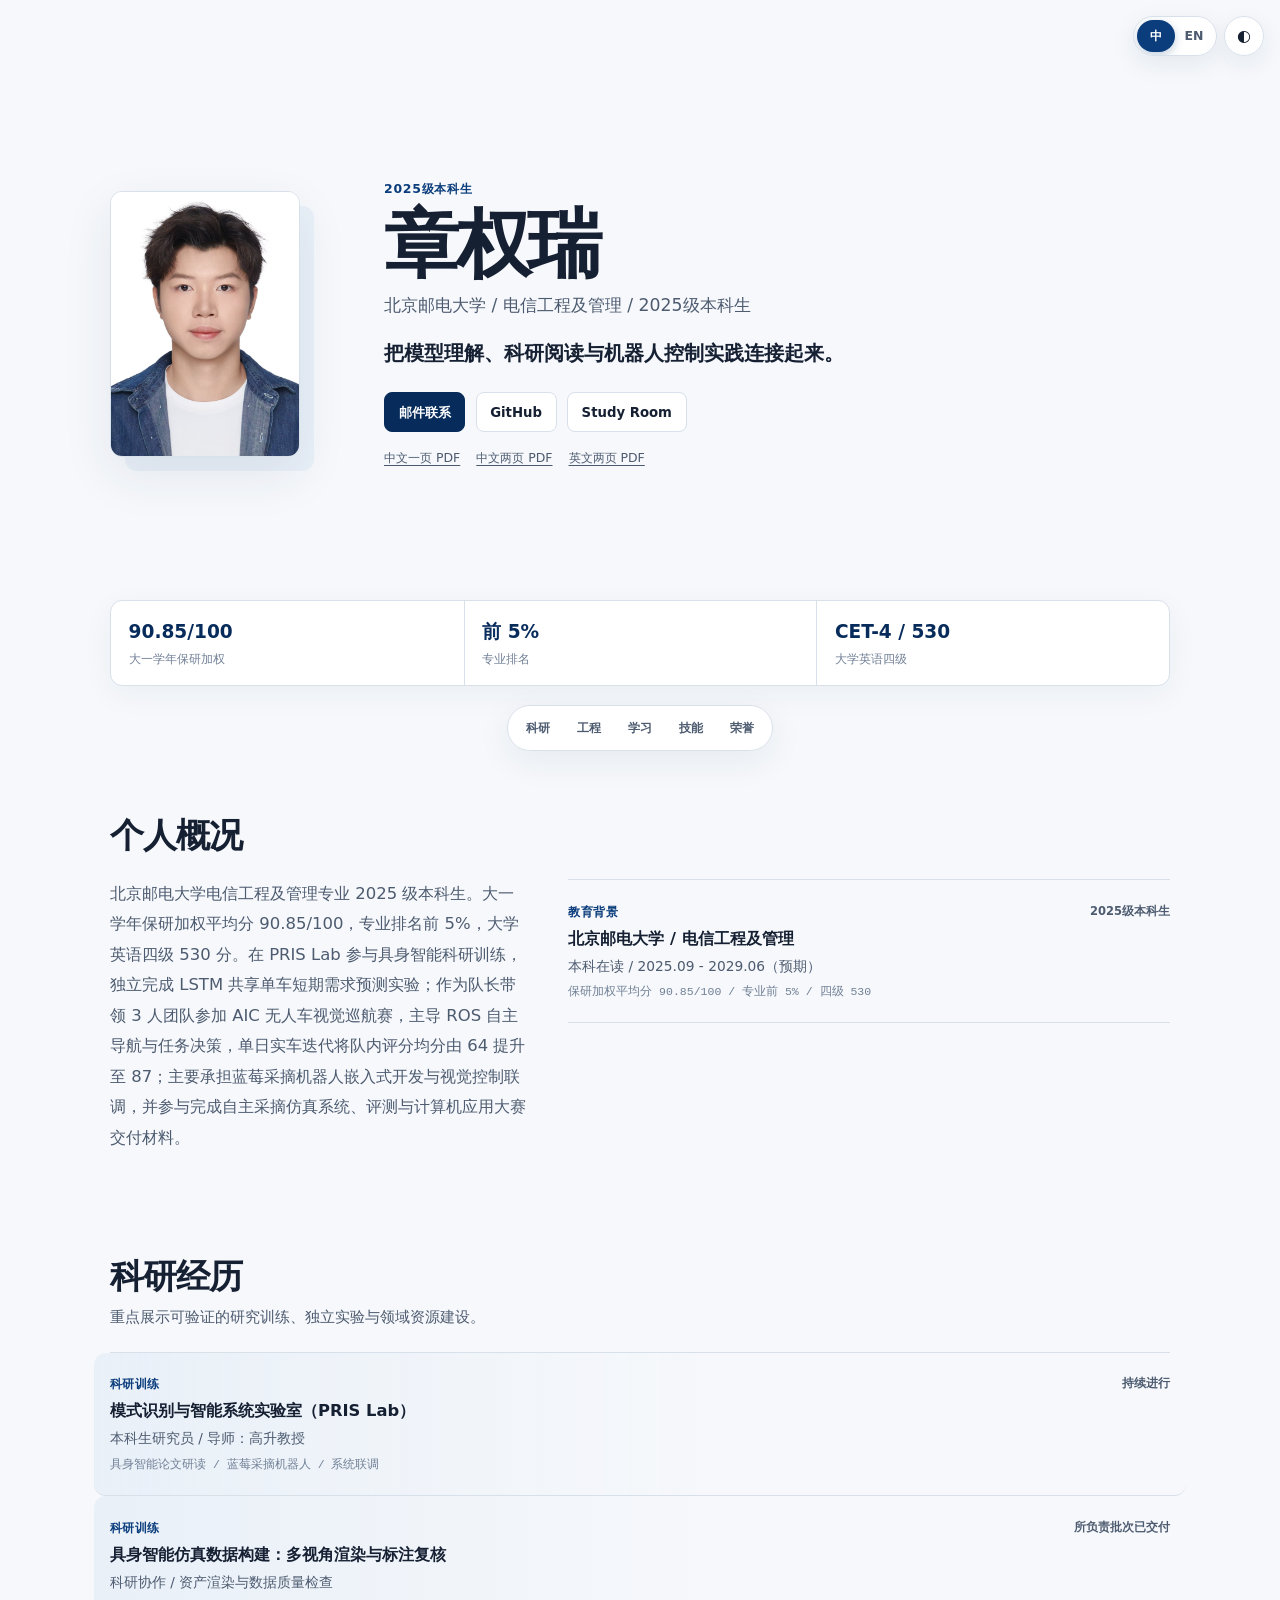
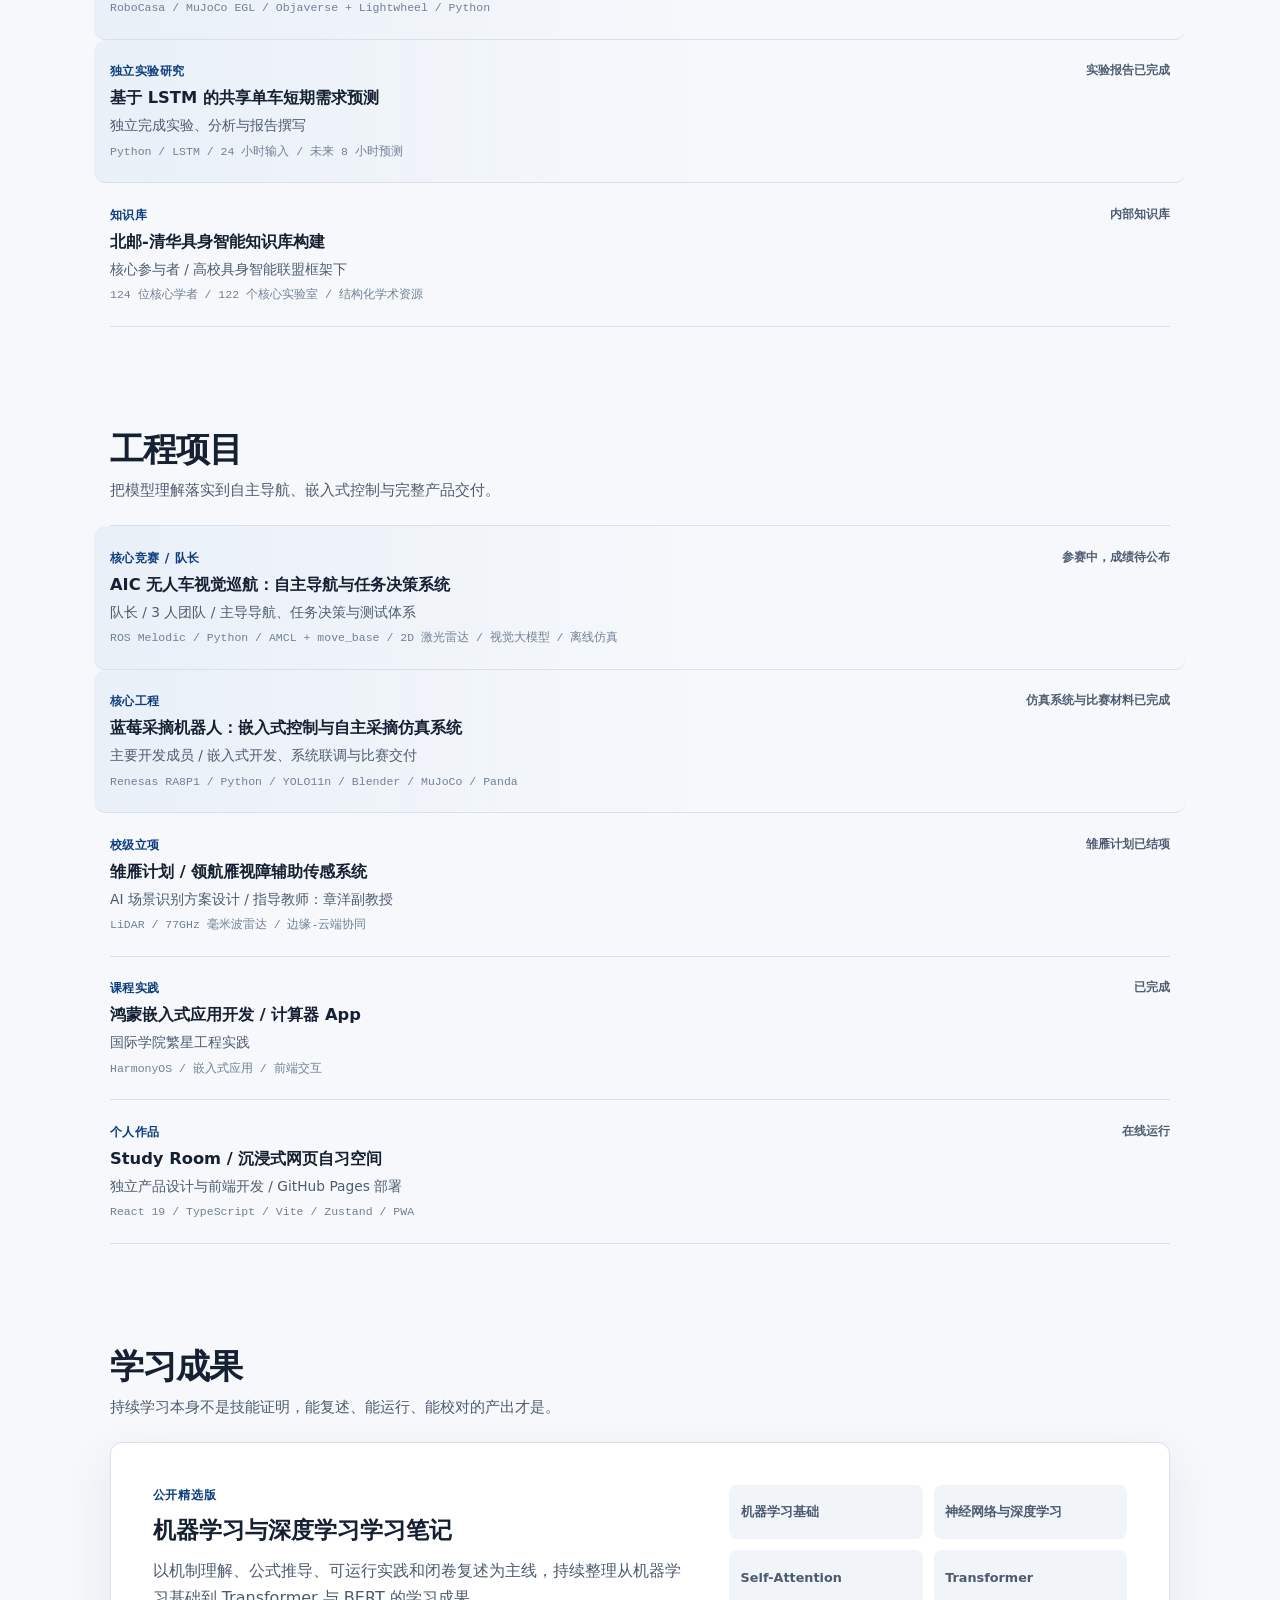
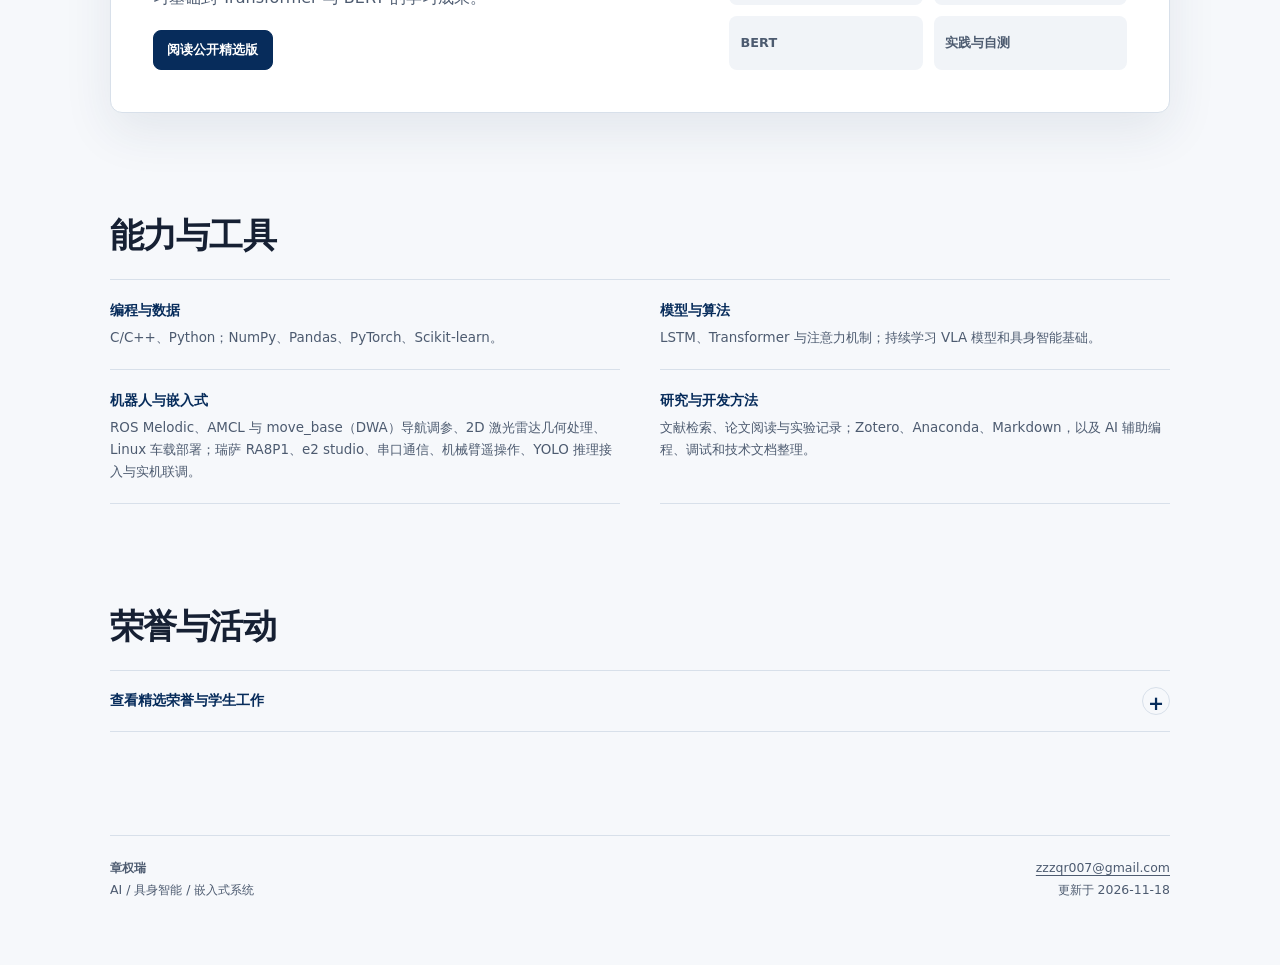
<file: index.html>
<!doctype html>
<html lang="zh-CN">
<head>
  <meta charset="UTF-8">
  <meta name="viewport" content="width=device-width, initial-scale=1">
  <meta name="description" content="章权瑞的双语个人简历，聚焦 AI、具身智能与嵌入式系统。">
  <meta name="robots" content="noindex, nofollow">
  <meta name="color-scheme" content="light dark">
  <title>章权瑞 | Resume</title>
  <link rel="stylesheet" href="styles_v2.css?v=12">
  <script defer src="resume-data.js?v=16"></script>
  <script defer src="app.js?v=12"></script>
  <script defer src="editor.js?v=6"></script>
</head>
<body>
  <a class="skip-link" href="#main-content">跳到主要内容</a>

  <div class="page-tools" aria-label="页面工具">
    <div class="language-control" role="group" aria-label="语言">
      <button type="button" data-set-lang="zh" aria-pressed="true">中</button>
      <button type="button" data-set-lang="en" aria-pressed="false">EN</button>
    </div>
    <button class="icon-button" type="button" id="theme-toggle" aria-label="切换明暗主题" title="切换明暗主题">
      <span aria-hidden="true" id="theme-icon">◐</span>
    </button>
  </div>

  <main id="main-content"></main>

  <noscript>
    <div class="noscript-message">
      <h1>章权瑞</h1>
      <p>本页面需要 JavaScript 才能显示完整的双语简历。</p>
      <p><a href="mailto:zzzqr007@gmail.com">zzzqr007@gmail.com</a></p>
    </div>
  </noscript>

  <div class="editor-backdrop" id="editor-backdrop" hidden></div>
  <aside class="editor-panel" id="editor-panel" aria-labelledby="editor-title" aria-hidden="true">
    <header class="editor-header">
      <div>
        <p class="editor-kicker">仅保存在当前浏览器</p>
        <h2 id="editor-title">双语简历编辑器</h2>
      </div>
      <button type="button" class="icon-button editor-close" id="editor-close" aria-label="关闭编辑器">×</button>
    </header>

    <div class="editor-toolbar" aria-label="编辑器操作">
      <button type="button" class="button button-primary" id="editor-save">保存草稿</button>
      <button type="button" class="button" id="editor-undo">撤销本次修改</button>
      <button type="button" class="button" id="editor-import">导入 JSON</button>
      <button type="button" class="button" id="editor-export-json">导出 JSON</button>
      <button type="button" class="button" id="editor-export-js">导出数据文件</button>
      <button type="button" class="button button-danger" id="editor-reset">恢复默认</button>
      <input type="file" id="editor-import-file" accept="application/json,.json" hidden>
    </div>

    <p class="editor-status" id="editor-status" role="status" aria-live="polite">
      修改会即时预览，点击“保存草稿”后才会写入本地存储，不会自动同步 GitHub。
    </p>

    <nav class="editor-tabs" id="editor-tabs" aria-label="编辑内容分类"></nav>
    <form class="editor-form" id="editor-form"></form>
  </aside>
</body>
</html>
</file>
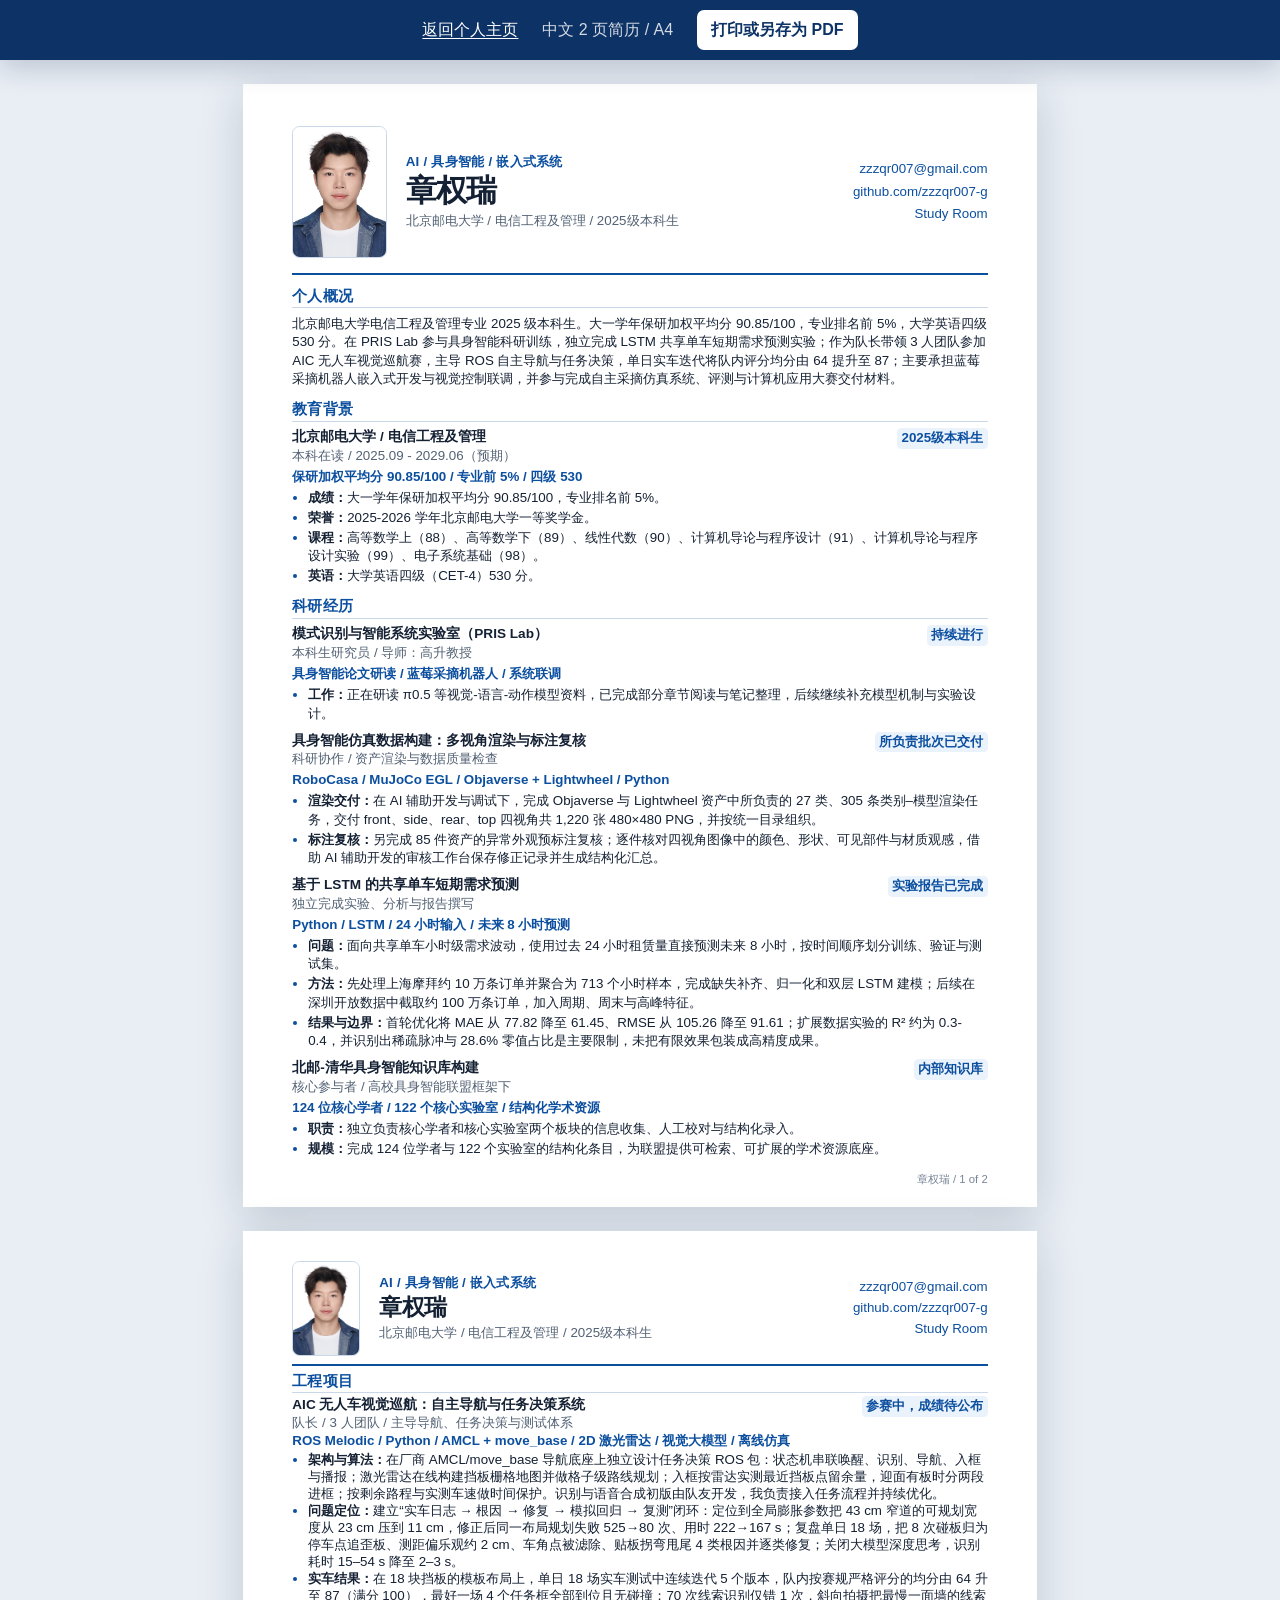
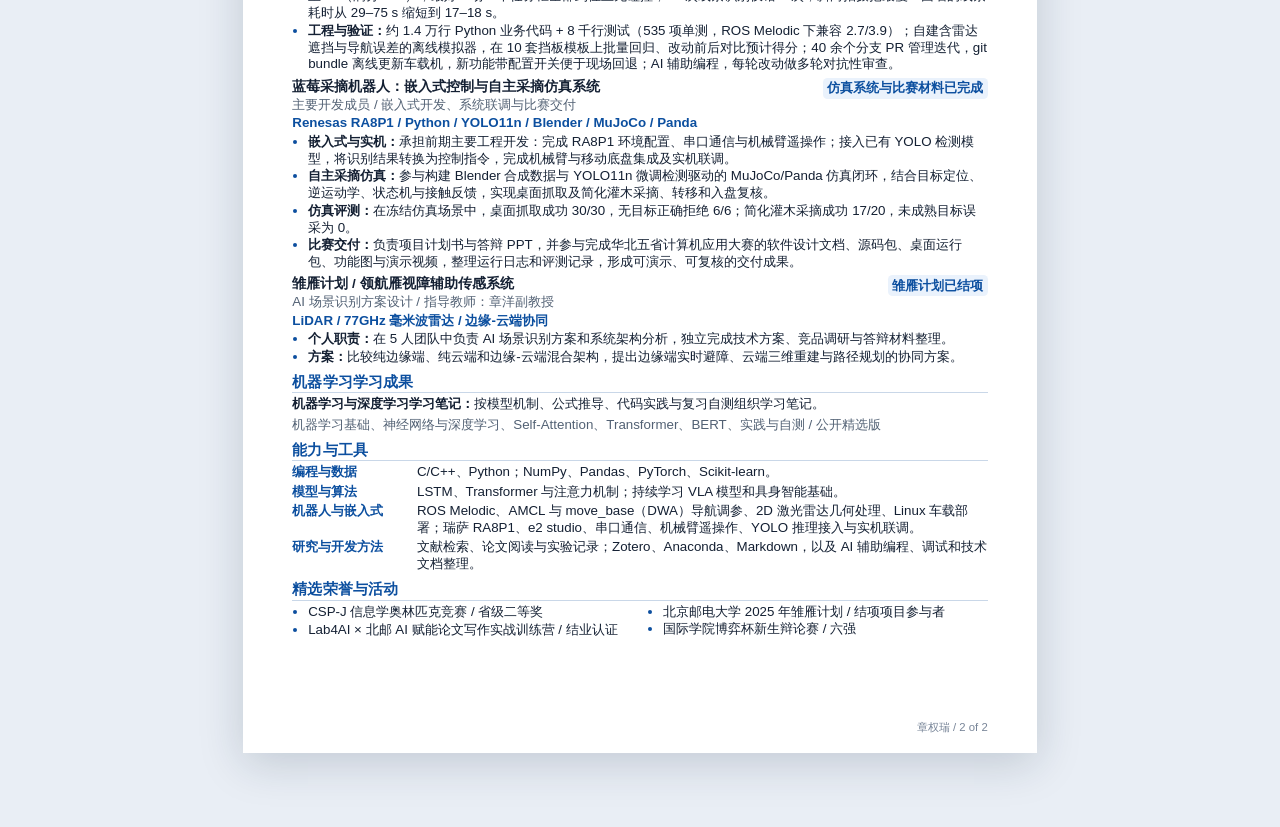
<file: print.html>
<!doctype html>
<html lang="zh-CN">
<head>
  <meta charset="utf-8">
  <meta name="viewport" content="width=device-width, initial-scale=1">
  <meta name="robots" content="noindex,nofollow">
  <title>章权瑞 / 打印简历</title>
  <link rel="stylesheet" href="print.css?v=9">
</head>
<body>
  <div class="print-toolbar" aria-label="打印操作">
    <a href="index.html">返回个人主页</a>
    <span id="print-description"></span>
    <button id="print-button" type="button">打印或另存为 PDF</button>
  </div>
  <main id="print-root" aria-live="polite"></main>
  <script src="resume-data.js?v=16"></script>
  <script src="print.js?v=14"></script>
</body>
</html>
</file>
<file: styles_v2.css>
:root {
  color-scheme: light;
  --accent: #0b3d7c;
  --accent-strong: #072c5b;
  --accent-soft: #e9f0f8;
  --bg: #f6f8fb;
  --surface: #ffffff;
  --surface-subtle: #f1f4f8;
  --text: #162033;
  --text-secondary: #4d5b70;
  --text-muted: #718096;
  --border: #d8e0ea;
  --focus: #2a6fbb;
  --danger: #a32d2d;
  --shadow: 0 18px 50px rgba(29, 55, 89, 0.09);
  --radius-card: 12px;
  --radius-control: 8px;
  --transition: 300ms cubic-bezier(0.16, 1, 0.3, 1);
  --spring-fast: 240ms cubic-bezier(0.2, 0.8, 0.2, 1);
  --spring-slow: 430ms cubic-bezier(0.16, 1, 0.3, 1);
}

:root[data-theme="dark"] {
  color-scheme: dark;
  --accent: #79afe5;
  --accent-strong: #a8cef2;
  --accent-soft: #152a43;
  --bg: #0e141d;
  --surface: #141d28;
  --surface-subtle: #192432;
  --text: #edf3f9;
  --text-secondary: #b6c2cf;
  --text-muted: #8795a6;
  --border: #2a3848;
  --focus: #9ac8f4;
  --danger: #ff9c9c;
  --shadow: 0 20px 55px rgba(0, 0, 0, 0.28);
}

* {
  box-sizing: border-box;
}

html {
  scroll-behavior: smooth;
}

::view-transition-old(root),
::view-transition-new(root) {
  animation-duration: 360ms;
  animation-timing-function: cubic-bezier(0.16, 1, 0.3, 1);
}

::view-transition-old(root) {
  animation-name: ui-fade-out;
}

::view-transition-new(root) {
  animation-name: ui-fade-in;
}

@keyframes ui-fade-out {
  to { opacity: 0; transform: scale(0.997); filter: blur(1px); }
}

@keyframes ui-fade-in {
  from { opacity: 0.72; transform: translateY(4px) scale(0.997); filter: blur(1.5px); }
}

body {
  margin: 0;
  background: var(--bg);
  color: var(--text);
  font-family: "Segoe UI", "PingFang SC", "Microsoft YaHei", system-ui, sans-serif;
  font-size: 16px;
  line-height: 1.65;
  text-rendering: optimizeLegibility;
  -webkit-font-smoothing: antialiased;
  transition: background-color var(--transition), color var(--transition);
}

body.editor-open {
  overflow: hidden;
}

button,
input,
textarea,
select {
  font: inherit;
}

button,
a {
  -webkit-tap-highlight-color: transparent;
}

a {
  color: inherit;
}

button:focus-visible,
a:focus-visible,
input:focus-visible,
textarea:focus-visible,
select:focus-visible {
  outline: 3px solid color-mix(in srgb, var(--focus) 42%, transparent);
  outline-offset: 3px;
}

.skip-link {
  position: fixed;
  top: 0.75rem;
  left: 0.75rem;
  z-index: 2000;
  padding: 0.55rem 0.8rem;
  border-radius: var(--radius-control);
  background: var(--accent-strong);
  color: #fff;
  transform: translateY(-160%);
  transition: transform var(--transition);
}

.skip-link:focus {
  transform: translateY(0);
}

.page-tools {
  position: fixed;
  top: 1rem;
  right: 1rem;
  z-index: 90;
  display: flex;
  align-items: center;
  gap: 0.45rem;
}

.language-control,
.icon-button {
  border: 1px solid var(--border);
  background: color-mix(in srgb, var(--surface) 92%, transparent);
  box-shadow: 0 8px 24px rgba(26, 54, 89, 0.08);
  backdrop-filter: blur(14px);
  transition: background-color var(--transition), border-color var(--transition), box-shadow var(--transition), color var(--transition), transform var(--transition);
}

.language-control {
  position: relative;
  isolation: isolate;
  display: flex;
  overflow: hidden;
  padding: 3px;
  border-radius: 999px;
}

.language-control::before {
  content: "";
  position: absolute;
  top: 3px;
  left: 3px;
  z-index: 0;
  width: 38px;
  height: 32px;
  border-radius: 999px;
  background: var(--accent);
  box-shadow: 0 3px 10px color-mix(in srgb, var(--accent) 26%, transparent);
  transform: translateX(0);
  transition: transform var(--spring-slow), background-color var(--transition), box-shadow var(--transition);
}

.language-control[data-active-lang="en"]::before {
  transform: translateX(38px);
}

.language-control button {
  position: relative;
  z-index: 1;
  min-width: 38px;
  min-height: 32px;
  border: 0;
  border-radius: 999px;
  background: transparent;
  color: var(--text-secondary);
  cursor: pointer;
  font-size: 0.78rem;
  font-weight: 700;
  transition: background-color var(--transition), color var(--transition), transform var(--transition);
}

.language-control button:hover,
.icon-button:hover {
  transform: translateY(-1px) scale(1.025);
}

.language-control button[aria-pressed="true"] {
  color: var(--surface);
}

:root[data-theme="dark"] .language-control button[aria-pressed="true"] {
  color: #07111f;
}

.icon-button {
  display: inline-grid;
  width: 40px;
  height: 40px;
  place-items: center;
  border-radius: 999px;
  color: var(--text);
  cursor: pointer;
}

#theme-icon {
  display: inline-block;
  transition: transform var(--spring-slow), opacity var(--spring-fast);
}

#theme-icon[data-theme="dark"] {
  transform: rotate(180deg) scale(1.04);
}

.icon-button:active,
.button:active,
.expand-button:active,
.awards-toggle:active {
  transform: translateY(1px) scale(0.97);
}

.site-shell {
  width: min(1060px, calc(100% - 2rem));
  margin: 0 auto;
  padding: 2.5rem 0 4rem;
}

.hero {
  display: grid;
  grid-template-columns: 210px minmax(0, 1fr);
  gap: clamp(2rem, 5vw, 4.5rem);
  align-items: center;
  min-height: min(560px, 76dvh);
  padding: 3rem 0 2.5rem;
}

.hero-photo-wrap {
  position: relative;
  width: 190px;
}

.hero-photo-wrap::before {
  content: "";
  position: absolute;
  inset: 15px -14px -14px 15px;
  z-index: -1;
  border-radius: var(--radius-card);
  background: var(--accent-soft);
  transition: background-color var(--transition), transform var(--transition);
}

.hero-photo {
  display: block;
  width: 190px;
  height: auto;
  aspect-ratio: auto;
  object-fit: contain;
  border: 1px solid var(--border);
  border-radius: var(--radius-card);
  box-shadow: var(--shadow);
  transition: border-color var(--transition), box-shadow var(--transition), transform var(--transition);
}

@media (hover: hover) and (pointer: fine) {
  .hero-photo-wrap:hover::before {
    transform: translate3d(3px, 3px, 0);
  }

  .hero-photo-wrap:hover .hero-photo {
    transform: translate3d(0, -3px, 0) scale(1.008);
    box-shadow: 0 24px 58px rgba(29, 55, 89, 0.13);
  }
}

.hero-stage,
.experience-badge,
.learning-status,
.editor-kicker {
  margin: 0;
  color: var(--accent);
  font-size: 0.78rem;
  font-weight: 750;
  letter-spacing: 0.06em;
}

.hero h1 {
  margin: 0.3rem 0 0.45rem;
  font-size: clamp(2.55rem, 6vw, 4.7rem);
  line-height: 1.05;
  letter-spacing: -0.045em;
}

.hero-academic {
  margin: 0;
  color: var(--text-secondary);
  font-size: clamp(0.94rem, 2vw, 1.08rem);
}

.hero-positioning {
  max-width: 38rem;
  margin: 1.2rem 0 0;
  color: var(--text);
  font-size: clamp(1.05rem, 2vw, 1.28rem);
  font-weight: 650;
  line-height: 1.5;
}

.hero-actions,
.experience-links,
.editor-toolbar {
  display: flex;
  flex-wrap: wrap;
  gap: 0.65rem;
}

.hero-actions {
  margin-top: 1.45rem;
}

.button {
  display: inline-flex;
  min-height: 40px;
  align-items: center;
  justify-content: center;
  padding: 0.55rem 0.85rem;
  border: 1px solid var(--border);
  border-radius: var(--radius-control);
  background: var(--surface);
  color: var(--text);
  cursor: pointer;
  font-size: 0.83rem;
  font-weight: 700;
  line-height: 1;
  text-decoration: none;
  white-space: nowrap;
  transition: border-color var(--transition), background-color var(--transition), color var(--transition), box-shadow var(--transition), transform var(--spring-fast);
}

.button:hover {
  border-color: var(--accent);
  color: var(--accent-strong);
  box-shadow: 0 8px 20px color-mix(in srgb, var(--accent) 10%, transparent);
  transform: translateY(-2px);
}

.button-primary {
  border-color: var(--accent-strong);
  background: var(--accent-strong);
  color: #fff;
}

.button-primary:hover {
  background: var(--accent);
  color: #fff;
}

:root[data-theme="dark"] .button-primary {
  color: #08121e;
}

.button-danger {
  border-color: color-mix(in srgb, var(--danger) 42%, var(--border));
  color: var(--danger);
}

.button-disabled {
  cursor: not-allowed;
  opacity: 0.62;
}

.download-links {
  display: flex;
  flex-wrap: wrap;
  gap: 0.35rem 1rem;
  margin-top: 1rem;
}

.download-links a,
.site-footer a {
  color: var(--text-secondary);
  font-size: 0.78rem;
  text-underline-offset: 3px;
}

.download-links a:hover,
.site-footer a:hover {
  color: var(--accent-strong);
}

.evidence-strip {
  display: grid;
  grid-template-columns: repeat(3, 1fr);
  margin: 0 0 1.2rem;
  overflow: hidden;
  border: 1px solid var(--border);
  border-radius: var(--radius-card);
  background: var(--surface);
  box-shadow: 0 8px 30px rgba(29, 55, 89, 0.05);
  transition: background-color var(--transition), border-color var(--transition), box-shadow var(--transition);
}

.metric {
  min-width: 0;
  padding: 1rem 1.1rem;
  transition: background-color var(--transition), transform var(--spring-fast);
}

@media (hover: hover) and (pointer: fine) {
  .metric:hover {
    background: var(--surface-subtle);
    transform: translateY(-2px);
  }
}

.metric + .metric {
  border-left: 1px solid var(--border);
}

.metric strong,
.metric span {
  display: block;
}

.metric strong {
  color: var(--accent-strong);
  font-size: 1.16rem;
  font-variant-numeric: tabular-nums;
}

.metric span {
  margin-top: 0.12rem;
  color: var(--text-muted);
  font-size: 0.72rem;
}

.section-nav {
  position: sticky;
  top: 0.8rem;
  z-index: 50;
  display: flex;
  align-items: center;
  gap: 0.2rem;
  width: fit-content;
  margin: 0 auto 4rem;
  padding: 0.35rem;
  border: 1px solid var(--border);
  border-radius: 999px;
  background: color-mix(in srgb, var(--surface) 92%, transparent);
  box-shadow: 0 10px 35px rgba(29, 55, 89, 0.07);
  backdrop-filter: blur(16px);
  transition: background-color var(--transition), border-color var(--transition), box-shadow var(--transition);
}

.section-nav a {
  padding: 0.4rem 0.75rem;
  border-radius: 999px;
  color: var(--text-secondary);
  font-size: 0.78rem;
  font-weight: 700;
  text-decoration: none;
  white-space: nowrap;
  transition: background-color var(--transition), color var(--transition), transform var(--spring-fast);
}

.section-nav a:hover,
.section-nav a:focus-visible {
  background: var(--accent-soft);
  color: var(--accent-strong);
  transform: translateY(-1px) scale(1.02);
}

.section {
  scroll-margin-top: 5rem;
  margin-bottom: clamp(4rem, 8vw, 6.5rem);
}

.section-heading {
  margin-bottom: 1.4rem;
}

.section-heading h2 {
  margin: 0;
  font-size: clamp(1.55rem, 3vw, 2.15rem);
  line-height: 1.2;
  letter-spacing: -0.025em;
}

.section-heading p {
  max-width: 45rem;
  margin: 0.5rem 0 0;
  color: var(--text-secondary);
  font-size: 0.92rem;
}

.about-layout {
  display: grid;
  grid-template-columns: minmax(0, 0.9fr) minmax(0, 1.3fr);
  gap: 2.6rem;
  align-items: start;
}

.about-layout > p {
  margin: 0;
  color: var(--text-secondary);
  font-size: 1.03rem;
  line-height: 1.85;
}

.experience-list,
.education-list {
  border-top: 1px solid var(--border);
}

.experience {
  position: relative;
  isolation: isolate;
  overflow: clip;
  border-bottom: 1px solid var(--border);
  background: transparent;
  box-shadow: 0 0 0 rgba(29, 55, 89, 0);
  transition: background-color var(--transition), border-color var(--transition), box-shadow var(--transition), transform var(--spring-slow);
}

.experience:hover {
  background: color-mix(in srgb, var(--accent-soft) 38%, transparent);
}

@media (hover: hover) and (pointer: fine) {
  .experience:hover {
    z-index: 2;
    border-color: color-mix(in srgb, var(--accent) 34%, var(--border));
    box-shadow: 0 16px 38px rgba(29, 55, 89, 0.09);
    transform: translate3d(0, -2px, 0) scale(1.002);
  }
}

.experience-featured {
  margin-inline: -1rem;
  padding-inline: 1rem;
  border-radius: var(--radius-card);
  background: linear-gradient(90deg, var(--accent-soft), transparent 56%);
}

.experience-main {
  display: grid;
  grid-template-columns: minmax(0, 1fr) auto;
  gap: 1.5rem;
  align-items: start;
  padding: 1.35rem 0;
  transition: padding var(--spring-slow), transform var(--spring-slow);
}

.experience-badge {
  margin-bottom: 0.28rem;
  letter-spacing: 0.04em;
}

.experience h3,
.learning-copy h3,
.skill-item h3,
.awards-content h3 {
  margin: 0;
  font-size: 1.02rem;
  line-height: 1.45;
}

.experience-role,
.experience-meta {
  margin: 0.28rem 0 0;
}

.experience-role {
  color: var(--text-secondary);
  font-size: 0.86rem;
}

.experience-meta {
  color: var(--text-muted);
  font-family: ui-monospace, "Cascadia Code", "SFMono-Regular", Consolas, monospace;
  font-size: 0.72rem;
}

.experience-actions {
  display: grid;
  justify-items: end;
  gap: 0.65rem;
  min-width: 175px;
}

.status-label {
  max-width: 205px;
  color: var(--text-secondary);
  font-size: 0.72rem;
  font-weight: 700;
  text-align: right;
}

.expand-button,
.awards-toggle {
  border: 0;
  background: transparent;
  color: var(--accent-strong);
  cursor: pointer;
  font-weight: 750;
}

.expand-button {
  display: inline-flex;
  align-items: center;
  gap: 0.55rem;
  padding: 0.25rem 0;
  font-size: 0.76rem;
}

.expand-button span:last-child {
  display: inline-grid;
  width: 24px;
  height: 24px;
  place-items: center;
  border: 1px solid var(--border);
  border-radius: 999px;
  transition: background-color var(--transition), border-color var(--transition), color var(--transition), transform var(--spring-slow);
}

.experience.is-expanded .expand-button span:last-child,
.awards-toggle.is-expanded span:last-child {
  border-color: color-mix(in srgb, var(--accent) 44%, var(--border));
  background: var(--accent-soft);
  transform: rotate(180deg) scale(1.04);
}

.experience-detail {
  padding: 0 0 1.35rem;
  transform-origin: top;
  will-change: height, opacity, transform;
}

.experience-detail[hidden],
.awards-content[hidden] {
  display: none;
}

.experience-detail dl {
  display: grid;
  grid-template-columns: repeat(3, minmax(0, 1fr));
  gap: 1rem;
  margin: 0;
}

.experience-detail dl > div {
  padding-left: 0.8rem;
  border-left: 2px solid var(--accent-soft);
}

.experience-detail dt {
  color: var(--text);
  font-size: 0.74rem;
  font-weight: 800;
}

.experience-detail dd {
  margin: 0.25rem 0 0;
  color: var(--text-secondary);
  font-size: 0.8rem;
  line-height: 1.65;
}

.experience-links {
  margin-top: 1rem;
}

.text-link {
  color: var(--accent-strong);
  font-size: 0.78rem;
  font-weight: 750;
  text-underline-offset: 3px;
}

@media (hover: hover) and (pointer: fine) {
  .expand-button:not(:focus-visible) {
    width: 1px;
    height: 1px;
    overflow: hidden;
    padding: 0;
    clip-path: inset(50%);
    opacity: 0;
    pointer-events: none;
  }

  .experience:focus-within .expand-button {
    width: auto;
    height: auto;
    overflow: visible;
    padding: 0.25rem 0;
    clip-path: none;
    opacity: 1;
    pointer-events: auto;
  }
}

.learning-layout {
  display: grid;
  grid-template-columns: minmax(0, 1.15fr) minmax(290px, 0.85fr);
  gap: 2.4rem;
  padding: clamp(1.5rem, 4vw, 2.6rem);
  border: 1px solid var(--border);
  border-radius: var(--radius-card);
  background: var(--surface);
  box-shadow: var(--shadow);
  transition: background-color var(--transition), border-color var(--transition), box-shadow var(--transition);
}

.learning-copy h3 {
  margin-top: 0.45rem;
  font-size: 1.45rem;
}

.learning-copy > p:not(.learning-status) {
  margin: 0.75rem 0 1.2rem;
  color: var(--text-secondary);
}

.topic-grid {
  display: grid;
  grid-template-columns: 1fr 1fr;
  gap: 0.7rem;
  margin: 0;
  padding: 0;
  list-style: none;
}

.topic-grid li {
  display: flex;
  align-items: center;
  min-height: 52px;
  padding: 0.7rem;
  border-radius: var(--radius-control);
  background: var(--surface-subtle);
  color: var(--text-secondary);
  font-size: 0.8rem;
  font-weight: 700;
  transition: background-color var(--transition), color var(--transition), transform var(--spring-fast);
}

@media (hover: hover) and (pointer: fine) {
  .topic-grid li:hover {
    background: var(--accent-soft);
    color: var(--accent-strong);
    transform: translateY(-2px);
  }
}

.skills-grid {
  display: grid;
  grid-template-columns: 1fr 1fr;
  gap: 0 2.5rem;
  border-top: 1px solid var(--border);
}

.skill-item {
  padding: 1.25rem 0;
  border-bottom: 1px solid var(--border);
}

.skill-item h3 {
  color: var(--accent-strong);
  font-size: 0.88rem;
}

.skill-item p {
  margin: 0.4rem 0 0;
  color: var(--text-secondary);
  font-size: 0.84rem;
}

.awards-toggle {
  display: flex;
  width: 100%;
  align-items: center;
  justify-content: space-between;
  padding: 1rem 0;
  border-top: 1px solid var(--border);
  border-bottom: 1px solid var(--border);
  font-size: 0.9rem;
  text-align: left;
}

.awards-toggle span:last-child {
  display: inline-grid;
  width: 28px;
  height: 28px;
  place-items: center;
  border: 1px solid var(--border);
  border-radius: 999px;
  font-size: 1.2rem;
  transition: background-color var(--transition), border-color var(--transition), transform var(--spring-slow);
}

.awards-content {
  display: grid;
  grid-template-columns: 1fr 1fr;
  gap: 2.5rem;
  padding: 1.35rem 0;
  transform-origin: top;
  will-change: height, opacity, transform;
}

.awards-content h3 {
  font-size: 0.86rem;
}

.awards-content ul {
  margin: 0.6rem 0 0;
  padding-left: 1.1rem;
  color: var(--text-secondary);
  font-size: 0.8rem;
}

.awards-content li + li {
  margin-top: 0.35rem;
}

.site-footer {
  display: flex;
  justify-content: space-between;
  gap: 2rem;
  padding-top: 1.4rem;
  border-top: 1px solid var(--border);
  color: var(--text-secondary);
  font-size: 0.78rem;
}

.site-footer > div {
  display: grid;
  gap: 0.12rem;
}

.site-footer > div:last-child {
  justify-items: end;
}

.noscript-message {
  width: min(680px, calc(100% - 2rem));
  margin: 4rem auto;
  padding: 2rem;
  border: 1px solid var(--border);
  border-radius: var(--radius-card);
  background: var(--surface);
}

/* Structured editor */
.editor-backdrop {
  position: fixed;
  inset: 0;
  z-index: 900;
  background: rgba(5, 13, 24, 0.52);
  backdrop-filter: blur(3px);
}

.editor-panel {
  position: fixed;
  top: 0;
  right: 0;
  bottom: 0;
  z-index: 1000;
  width: min(720px, 96vw);
  overflow-y: auto;
  padding: 1.2rem;
  border-left: 1px solid var(--border);
  background: var(--surface);
  box-shadow: -22px 0 60px rgba(0, 0, 0, 0.24);
  transform: translateX(105%);
  visibility: hidden;
  transition: transform var(--spring-slow), visibility 430ms;
}

.editor-panel.is-open {
  transform: translateX(0);
  visibility: visible;
}

.editor-header {
  display: flex;
  align-items: flex-start;
  justify-content: space-between;
  gap: 1rem;
}

.editor-header h2 {
  margin: 0.2rem 0 0;
  font-size: 1.4rem;
}

.editor-close {
  flex: 0 0 auto;
  border-radius: 999px;
  box-shadow: none;
}

.editor-toolbar {
  margin-top: 1rem;
  padding: 0.9rem;
  border-radius: var(--radius-card);
  background: var(--surface-subtle);
}

.editor-toolbar .button {
  min-height: 36px;
  font-size: 0.74rem;
}

.editor-status {
  margin: 0.8rem 0;
  color: var(--text-secondary);
  font-size: 0.76rem;
}

.editor-status.is-error {
  color: var(--danger);
  font-weight: 700;
}

.editor-tabs {
  display: flex;
  gap: 0.35rem;
  overflow-x: auto;
  padding: 0.35rem 0 0.75rem;
  scrollbar-width: thin;
}

.editor-tab {
  flex: 0 0 auto;
  min-height: 36px;
  padding: 0.4rem 0.7rem;
  border: 1px solid var(--border);
  border-radius: 999px;
  background: transparent;
  color: var(--text-secondary);
  cursor: pointer;
  font-size: 0.74rem;
  font-weight: 750;
}

.editor-tab[aria-selected="true"] {
  border-color: var(--accent);
  background: var(--accent-soft);
  color: var(--accent-strong);
}

.editor-form {
  display: grid;
  gap: 1rem;
  padding-bottom: 4rem;
}

.editor-section,
.editor-item {
  border: 1px solid var(--border);
  border-radius: var(--radius-card);
  background: var(--surface);
}

.editor-section {
  padding: 1rem;
}

.editor-item {
  overflow: hidden;
  transition: border-color 180ms ease, opacity 180ms ease, transform 180ms ease;
}

.editor-item.is-dragging {
  opacity: 0.52;
}

.editor-item.is-drag-target {
  border-color: var(--accent);
  transform: translateY(2px);
}

.editor-item-header {
  display: flex;
  align-items: center;
  justify-content: space-between;
  gap: 0.8rem;
  padding: 0.8rem 1rem;
  background: var(--surface-subtle);
}

.editor-item-header h3 {
  margin: 0;
  font-size: 0.86rem;
}

.editor-item-actions {
  display: flex;
  flex-wrap: wrap;
  justify-content: flex-end;
  gap: 0.3rem;
}

.editor-drag-handle {
  display: inline-grid;
  min-width: 30px;
  min-height: 30px;
  place-items: center;
  border: 1px solid var(--border);
  border-radius: 6px;
  color: var(--text-muted);
  background: var(--surface);
  cursor: grab;
  font-size: 0.9rem;
  font-weight: 900;
  line-height: 1;
  touch-action: none;
  user-select: none;
}

.editor-drag-handle:active {
  cursor: grabbing;
}

.editor-mini-button {
  min-width: 32px;
  min-height: 30px;
  border: 1px solid var(--border);
  border-radius: 6px;
  background: var(--surface);
  color: var(--text-secondary);
  cursor: pointer;
  font-size: 0.7rem;
  font-weight: 750;
}

.editor-mini-button:hover {
  border-color: var(--accent);
  color: var(--accent-strong);
}

.editor-mini-button.is-danger {
  color: var(--danger);
}

.editor-item-body {
  display: grid;
  gap: 0.9rem;
  padding: 1rem;
}

.editor-fieldset {
  display: grid;
  gap: 0.55rem;
  margin: 0;
  padding: 0;
  border: 0;
}

.editor-fieldset legend,
.editor-label {
  margin-bottom: 0.2rem;
  color: var(--text);
  font-size: 0.75rem;
  font-weight: 800;
}

.editor-bilingual {
  display: grid;
  grid-template-columns: 1fr 1fr;
  gap: 0.7rem;
}

.editor-language-field {
  display: grid;
  gap: 0.25rem;
}

.editor-language-field span {
  color: var(--text-muted);
  font-size: 0.68rem;
  font-weight: 750;
}

.editor-input,
.editor-textarea {
  width: 100%;
  border: 1px solid var(--border);
  border-radius: var(--radius-control);
  background: var(--bg);
  color: var(--text);
  font-size: 0.78rem;
}

.editor-input {
  min-height: 40px;
  padding: 0.5rem 0.65rem;
}

.editor-textarea {
  min-height: 92px;
  padding: 0.6rem 0.65rem;
  line-height: 1.5;
  resize: vertical;
}

.editor-checkbox {
  display: flex;
  align-items: center;
  gap: 0.5rem;
  color: var(--text-secondary);
  font-size: 0.76rem;
}

.editor-add-button {
  width: 100%;
  min-height: 44px;
  border: 1px dashed var(--accent);
  border-radius: var(--radius-control);
  background: transparent;
  color: var(--accent-strong);
  cursor: pointer;
  font-weight: 750;
}

@media (max-width: 820px) {
  .site-shell {
    width: min(100% - 1.25rem, 720px);
    padding-top: 1rem;
  }

  .hero {
    grid-template-columns: 130px minmax(0, 1fr);
    min-height: auto;
    gap: 1.8rem;
    padding: 4.5rem 0 2.5rem;
  }

  .hero-photo-wrap,
  .hero-photo {
    width: 130px;
  }

  .evidence-strip {
    grid-template-columns: repeat(3, 1fr);
  }

  .about-layout,
  .learning-layout {
    grid-template-columns: 1fr;
  }

  .experience-detail dl {
    grid-template-columns: 1fr 1fr;
  }

  .experience-featured {
    margin-inline: -0.4rem;
    padding-inline: 0.4rem;
  }
}

@media (max-width: 600px) {
  body {
    font-size: 15px;
  }

  .page-tools {
    top: 0.55rem;
    right: 0.55rem;
  }

  .hero {
    grid-template-columns: 1fr;
    gap: 1.35rem;
    padding-top: 4.75rem;
    text-align: left;
  }

  .hero-photo-wrap,
  .hero-photo {
    width: 124px;
  }

  .hero-photo-wrap {
    justify-self: center;
  }

  .hero-content {
    text-align: center;
  }

  .hero-actions,
  .download-links {
    justify-content: center;
  }

  .hero h1 {
    font-size: 2.45rem;
  }

  .hero-positioning {
    font-size: 1.02rem;
  }

  .evidence-strip {
    grid-template-columns: 1fr;
  }

  .metric + .metric {
    border-top: 1px solid var(--border);
    border-left: 0;
  }

  .section-nav {
    position: static;
    width: 100%;
    justify-content: space-between;
    margin-bottom: 3.4rem;
    overflow-x: auto;
    border-radius: var(--radius-card);
  }

  .section-nav a {
    flex: 0 0 auto;
    padding-inline: 0.62rem;
  }

  .section {
    margin-bottom: 4rem;
  }

  .experience-featured {
    margin-inline: -0.4rem;
    padding-inline: 0.4rem;
  }

  .experience-main {
    grid-template-columns: 1fr;
    gap: 0.75rem;
  }

  .experience-actions {
    grid-template-columns: 1fr auto;
    align-items: center;
    justify-items: start;
    min-width: 0;
  }

  .status-label {
    max-width: none;
    text-align: left;
  }

  .experience-detail dl,
  .skills-grid,
  .awards-content,
  .editor-bilingual {
    grid-template-columns: 1fr;
  }

  .topic-grid {
    gap: 0.45rem;
  }

  .topic-grid li {
    min-height: 44px;
    padding: 0.55rem;
    font-size: 0.74rem;
  }

  .site-footer {
    display: grid;
  }

  .site-footer > div:last-child {
    justify-items: start;
  }

  .editor-panel {
    width: 100vw;
    padding: 0.9rem;
  }
}

@media (prefers-reduced-motion: reduce) {
  *,
  *::before,
  *::after {
    scroll-behavior: auto !important;
    transition-duration: 0.01ms !important;
    animation-duration: 0.01ms !important;
    animation-iteration-count: 1 !important;
  }
}

@media print {
  .page-tools,
  .section-nav,
  .editor-panel,
  .editor-backdrop {
    display: none !important;
  }
}
</file>
<file: print.css>
:root {
  color-scheme: light;
  --ink: #142033;
  --muted: #526174;
  --blue: #0c4f9f;
  --blue-soft: #eaf2fc;
  --line: #c9d7e8;
}

* { box-sizing: border-box; }

html { background: #e9eef5; }

body {
  margin: 0;
  color: var(--ink);
  font-family: "Noto Sans CJK SC", "Microsoft YaHei", Arial, sans-serif;
  line-height: 1.38;
  -webkit-print-color-adjust: exact;
  print-color-adjust: exact;
}

a { color: inherit; text-decoration: none; }

.print-toolbar {
  position: sticky;
  top: 0;
  z-index: 10;
  display: flex;
  align-items: center;
  justify-content: center;
  gap: 24px;
  min-height: 58px;
  padding: 10px 18px;
  color: #fff;
  background: #0d3266;
  box-shadow: 0 8px 28px rgba(11, 37, 72, .2);
}

.print-toolbar a { text-decoration: underline; text-underline-offset: 3px; }
.print-toolbar span { opacity: .82; }
.print-toolbar button {
  border: 1px solid rgba(255, 255, 255, .72);
  border-radius: 7px;
  padding: 8px 13px;
  color: #0d3266;
  background: #fff;
  font: inherit;
  font-weight: 700;
  cursor: pointer;
}

#print-root { padding: 24px 0 50px; }

.print-page {
  position: relative;
  width: 210mm;
  min-height: 297mm;
  margin: 0 auto 24px;
  padding: 11mm 13mm 11mm;
  overflow: hidden;
  background: #fff;
  box-shadow: 0 10px 42px rgba(18, 37, 60, .18);
}

.print-page > footer {
  position: absolute;
  right: 13mm;
  bottom: 5mm;
  color: #788598;
  font-size: 8.5pt;
}

.resume-header {
  display: grid;
  grid-template-columns: 25mm minmax(0, 1fr) 52mm;
  gap: 5mm;
  align-items: center;
  padding-bottom: 4mm;
  border-bottom: 2px solid var(--blue);
}

.resume-photo {
  display: block;
  width: 25mm;
  height: 35mm;
  border: .35mm solid var(--line);
  border-radius: 2mm;
  object-fit: contain;
  object-position: center;
  background: #fff;
}

.target-line {
  margin: 0 0 1mm;
  color: var(--blue);
  font-size: 10pt;
  font-weight: 800;
  letter-spacing: .02em;
}

h1 {
  margin: 0;
  font-size: 23pt;
  line-height: 1;
  letter-spacing: -.03em;
}

.headline {
  margin: 1.6mm 0 0;
  color: var(--muted);
  font-size: 10pt;
}

.resume-header address {
  display: grid;
  gap: 1.1mm;
  font-size: 10pt;
  font-style: normal;
  text-align: right;
  overflow-wrap: anywhere;
}

.resume-header address a { color: var(--blue); }

.resume-header.is-compact {
  grid-template-columns: 20mm minmax(0, 1fr) 52mm;
  padding-bottom: 3mm;
}

.resume-header.is-compact .resume-photo {
  width: 20mm;
  height: 28mm;
}

.resume-header.is-compact h1 { font-size: 20pt; }

section { margin-top: 3.1mm; }

h2 {
  margin: 0 0 1.7mm;
  padding-bottom: .8mm;
  color: var(--blue);
  border-bottom: .25mm solid var(--line);
  font-size: 11.2pt;
  line-height: 1.18;
  letter-spacing: .01em;
}

.summary-section p,
.learning-section p {
  margin: 0;
  font-size: 10pt;
}

.entry {
  margin: 0 0 2.3mm;
  break-inside: avoid;
}

.entry:last-child { margin-bottom: 0; }

.entry-heading {
  display: grid;
  grid-template-columns: minmax(0, 1fr) auto;
  gap: 4mm;
  align-items: start;
}

.entry-heading h3 {
  margin: 0;
  font-size: 10.2pt;
  line-height: 1.28;
}

.entry-heading p {
  margin: .35mm 0 0;
  color: var(--muted);
  font-size: 10pt;
}

.entry-heading strong {
  max-width: 48mm;
  padding: .55mm 1.2mm;
  border-radius: 1.2mm;
  color: var(--blue);
  background: var(--blue-soft);
  font-size: 10pt;
  line-height: 1.25;
  text-align: right;
}

.entry-meta {
  margin: .7mm 0;
  color: var(--blue);
  font-size: 10pt;
  font-weight: 700;
}

ul { margin: 0; padding-left: 4.2mm; }
li { margin: .42mm 0; font-size: 10pt; }
li::marker { color: var(--blue); }

.skills-section dl {
  display: grid;
  gap: .65mm;
  margin: 0;
}

.skills-section dl > div {
  display: grid;
  grid-template-columns: 31mm 1fr;
  gap: 2mm;
  font-size: 10pt;
}

.skills-section dt { color: var(--blue); font-weight: 800; }
.skills-section dd { margin: 0; }
.support-line { margin-top: 1mm !important; color: var(--muted); }
.compact-list { columns: 2; column-gap: 8mm; }
.compact-list li { break-inside: avoid; }
.bottom-grid { display: grid; grid-template-columns: 1.35fr .65fr; gap: 6mm; break-inside: avoid; }
.support-grid { break-inside: avoid; }

body[data-pages="1"] .print-page {
  padding: 8mm 11mm 9mm;
  line-height: 1.28;
}

body[data-pages="1"] .print-page > footer { right: 11mm; bottom: 4mm; }
body[data-pages="1"] .resume-header { grid-template-columns: 21mm minmax(0, 1fr) 48mm; gap: 4mm; padding-bottom: 2.5mm; }
body[data-pages="1"] .resume-photo { width: 21mm; height: 29.4mm; }
body[data-pages="1"] h1 { font-size: 20pt; }
body[data-pages="1"] section { margin-top: 2.15mm; }
body[data-pages="1"] h2 { margin-bottom: 1mm; padding-bottom: .55mm; font-size: 10.4pt; }
body[data-pages="1"] .entry { margin-bottom: 1.45mm; }
body[data-pages="1"] .entry-heading h3 { font-size: 9.4pt; }
body[data-pages="1"] .target-line,
body[data-pages="1"] .headline,
body[data-pages="1"] .resume-header address,
body[data-pages="1"] .entry-heading p,
body[data-pages="1"] .entry-heading strong,
body[data-pages="1"] .entry-meta,
body[data-pages="1"] li,
body[data-pages="1"] .skills-section dl > div { font-size: 9pt; }
body[data-pages="1"] .entry-heading strong { max-width: 42mm; }
body[data-pages="1"] .entry-meta { margin: .4mm 0; }
body[data-pages="1"] li { margin: .18mm 0; }
body[data-pages="1"] .skills-section dl { gap: .28mm; }
body[data-pages="1"] .skills-section dl > div { grid-template-columns: 27mm 1fr; gap: 1.5mm; }

.print-page[data-page="2"] {
  padding-top: 8mm;
  line-height: 1.27;
}

.print-page[data-page="2"] .resume-header { padding-bottom: 2mm; }
.print-page[data-page="2"] .resume-header.is-compact { grid-template-columns: 18mm minmax(0, 1fr) 52mm; }
.print-page[data-page="2"] .resume-header.is-compact .resume-photo { width: 18mm; height: 25.2mm; }
.print-page[data-page="2"] .resume-header.is-compact h1 { font-size: 17pt; }
.print-page[data-page="2"] section { margin-top: 1.8mm; }
.print-page[data-page="2"] h2 { margin-bottom: .8mm; padding-bottom: .55mm; }
.print-page[data-page="2"] .entry { margin-bottom: 1.25mm; }
.print-page[data-page="2"] .entry-meta { margin: .45mm 0; }
.print-page[data-page="2"] li { margin: .12mm 0; }

body[data-lang="en"] .print-page[data-page="2"] { line-height: 1.2; }

@page { size: A4; margin: 0; }

@media print {
  html, body { background: #fff; }
  .print-toolbar { display: none !important; }
  #print-root { padding: 0; }
  .print-page {
    width: 210mm;
    height: 297mm;
    min-height: 0;
    margin: 0;
    box-shadow: none;
    break-after: page;
    page-break-after: always;
  }
  .print-page:last-child { break-after: auto; page-break-after: auto; }
}

@media screen and (max-width: 850px) {
  .print-toolbar { justify-content: space-between; gap: 10px; font-size: 13px; }
  .print-toolbar span { display: none; }
  #print-root { overflow-x: auto; }
}
</file>
